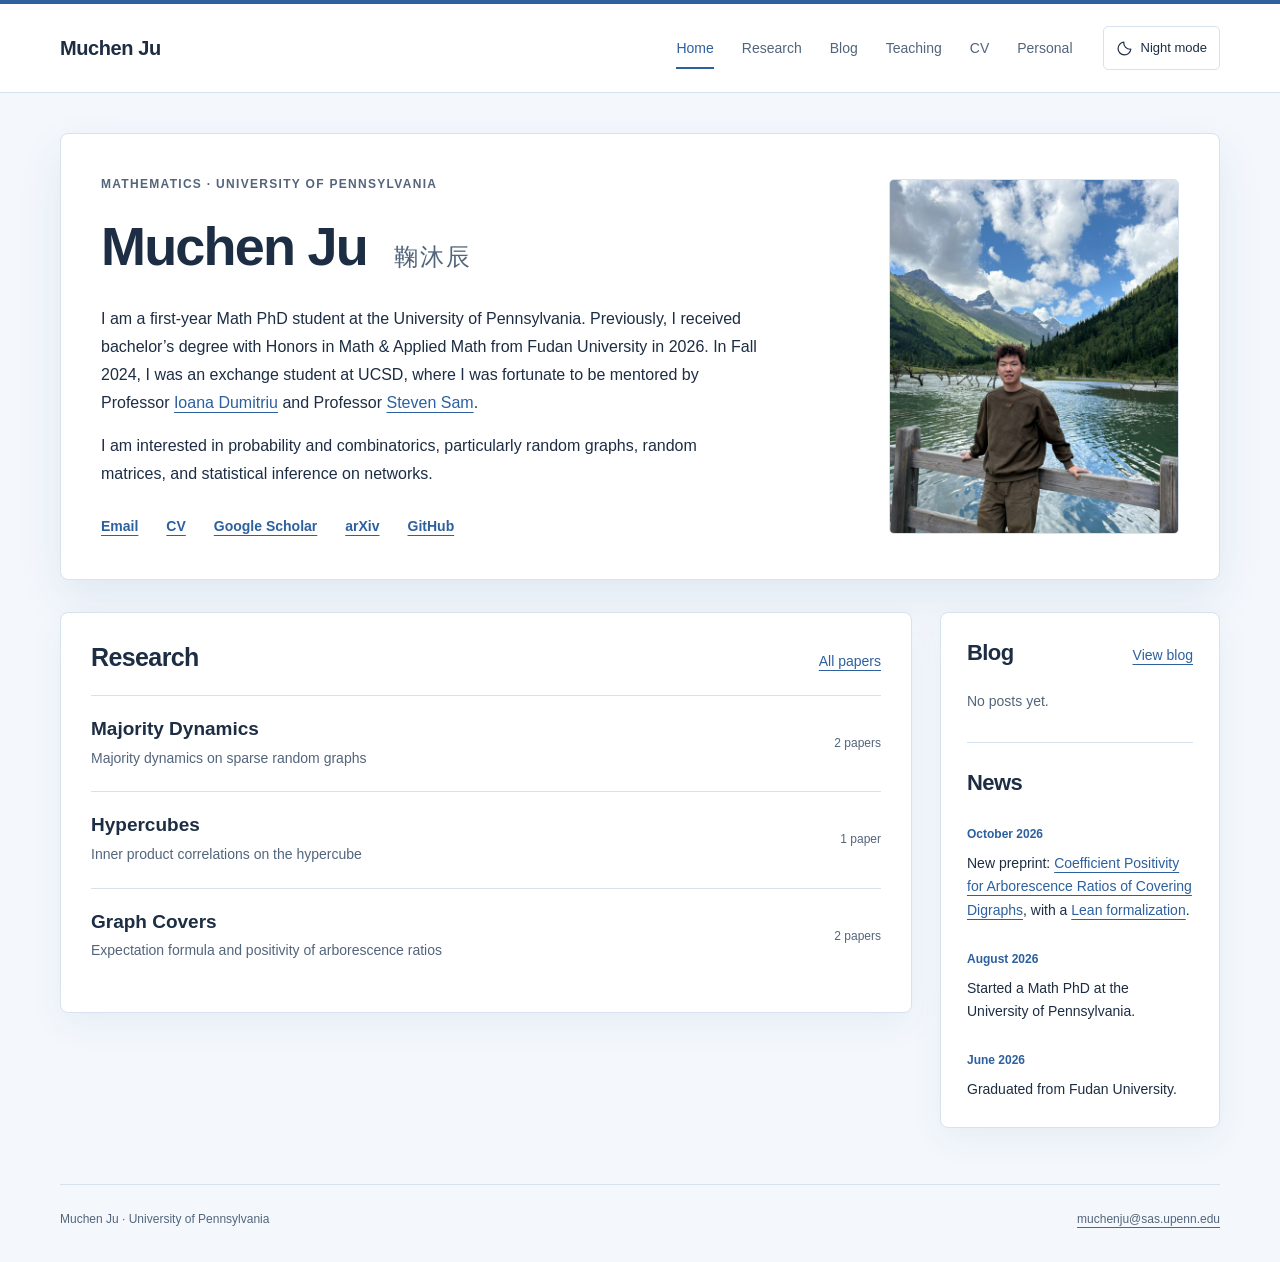
<file: index.html>
<!doctype html>
<html lang="en"><head><meta charset="utf-8"><meta name="viewport" content="width=device-width, initial-scale=1"><meta name="description" content="Muchen Ju, first-year Math PhD student at the University of Pennsylvania. Research in probability and combinatorics."><meta name="theme-color" content="#f4f8fd"><title>Home — Muchen Ju</title><script src="theme.js"></script><link rel="stylesheet" href="style.css"></head><body><a class="skip" href="#main">Skip to content</a><header class="site-header"><div class="header-inner"><a class="site-name" href="index.html">Muchen Ju</a><nav aria-label="Main navigation"><a href="index.html" aria-current="page">Home</a><a href="research.html">Research</a><a href="blog.html">Blog</a><a href="teaching.html">Teaching</a><a href="cv.html">CV</a><a href="misc.html">Personal</a></nav><button class="theme-toggle" type="button" aria-label="Switch to night mode" hidden><svg class="theme-moon" viewBox="0 0 24 24" aria-hidden="true"><path d="M20.9 13A9 9 0 0 1 11 3.1 9 9 0 1 0 20.9 13Z"/></svg><svg class="theme-sun" viewBox="0 0 24 24" aria-hidden="true"><circle cx="12" cy="12" r="4"/><path d="M12 2v2m0 16v2M2 12h2m16 0h2M4.9 4.9l1.4 1.4m11.4 11.4 1.4 1.4m0-14.2-1.4 1.4M6.3 17.7l-1.4 1.4"/></svg><span class="theme-label">Night mode</span></button></div></header><main id="main" class="container"><section class="intro"><div class="intro-text"><p class="affiliation">MATHEMATICS · UNIVERSITY OF PENNSYLVANIA</p><h1>Muchen Ju <span lang="zh">鞠沐辰</span></h1><p>I am a first-year Math PhD student at the University of Pennsylvania. Previously, I received bachelor’s degree with Honors in Math &amp; Applied Math from Fudan University in 2026. In Fall 2024, I was an exchange student at UCSD, where I was fortunate to be mentored by Professor <a href="https://mathematicalsciences.ucsd.edu/people/profiles/ioana-dumitriu">Ioana Dumitriu</a> and Professor <a href="https://mathweb.ucsd.edu/~ssam/">Steven Sam</a>.</p><p>I am interested in probability and combinatorics, particularly random graphs, random matrices, and statistical inference on networks.</p><div class="profile-links"><a href="mailto:muchenju@sas.upenn.edu">Email</a><a href="files/CV.pdf">CV</a><a href="https://scholar.google.com/citations?hl=en&amp;user=5OrL0oQAAAAJ">Google Scholar</a><a href="https://arxiv.org/search/math?searchtype=author&amp;query=Ju,+M">arXiv</a><a href="https://github.com/muchenju-math">GitHub</a></div></div><img class="portrait" src="images/portrait.jpg" alt="Muchen Ju by a mountain lake" width="300" height="375"></section><div class="home-grid"><div><section class="research-overview"><div class="section-heading"><h2>Research</h2><a href="research.html">All papers</a></div><a class="topic" href="research.html#random-networks"><h3>Majority Dynamics</h3><p>Majority dynamics on sparse random graphs</p><span>2 papers</span></a><a class="topic" href="research.html#hypercube"><h3>Hypercubes</h3><p>Inner product correlations on the hypercube</p><span>1 paper</span></a><a class="topic" href="research.html#algebraic"><h3>Graph Covers</h3><p>Expectation formula and positivity of arborescence ratios</p><span>2 papers</span></a></section></div><aside class="right-column"><section><div class="section-heading"><h2>Blog</h2><a href="blog.html">View blog</a></div><p class="muted">No posts yet.</p></section><section class="news"><h2>News</h2><div class="news-item"><time datetime="2026-10">October 2026</time><p>New preprint: <a href="https://arxiv.org/abs/2610.31980">Coefficient Positivity for Arborescence Ratios of Covering Digraphs</a>, with a <a href="https://github.com/muchenju-math/positivity-lean">Lean formalization</a>.</p></div><div class="news-item"><time datetime="2026-08">August 2026</time><p>Started a Math PhD at the University of Pennsylvania.</p></div><div class="news-item"><time datetime="2026-06">June 2026</time><p>Graduated from Fudan University.</p></div></section></aside></div></main><footer class="container"><span>Muchen Ju · University of Pennsylvania</span><a href="mailto:muchenju@sas.upenn.edu">muchenju@sas.upenn.edu</a></footer></body></html>
</file>
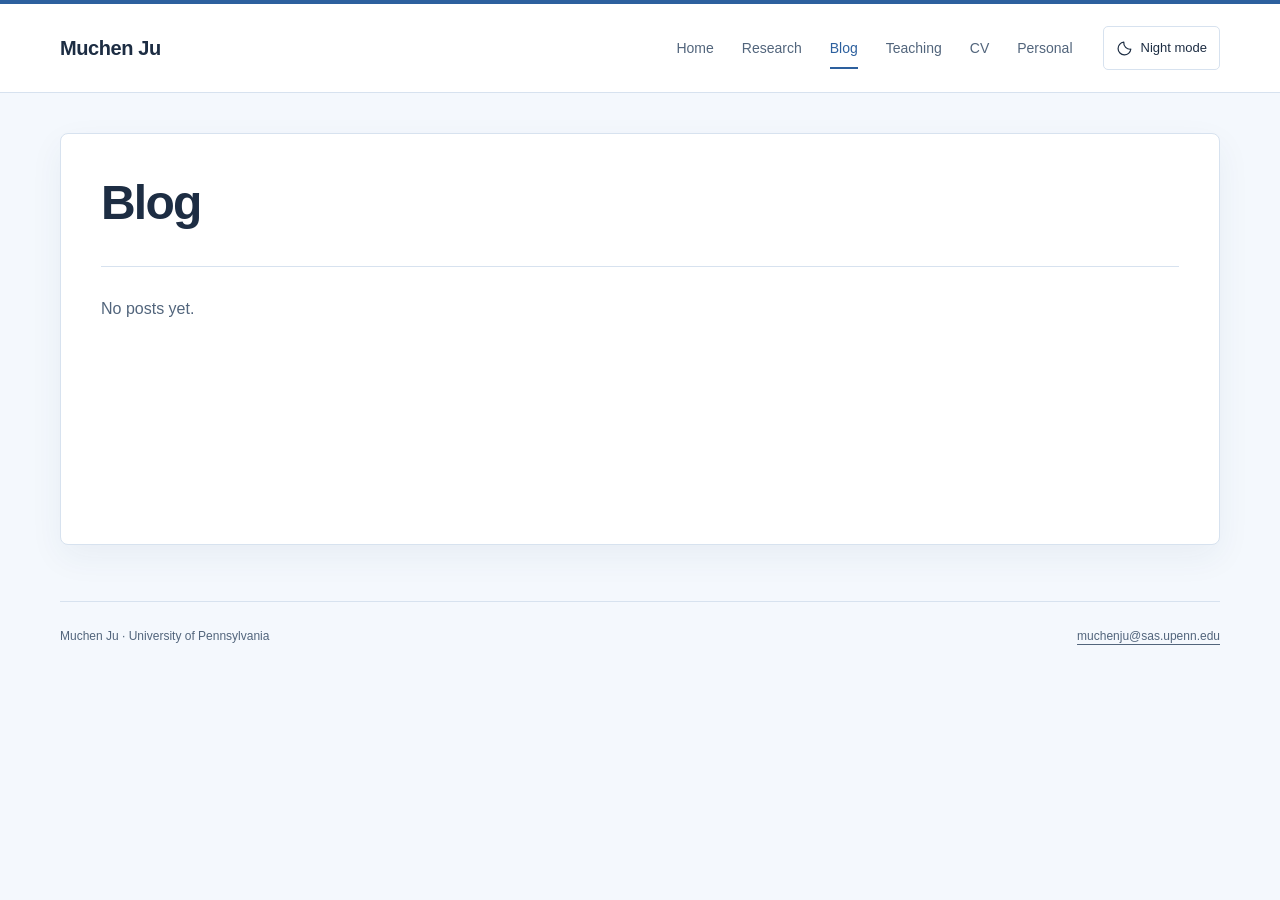
<file: blog.html>
<!doctype html>
<html lang="en"><head><meta charset="utf-8"><meta name="viewport" content="width=device-width, initial-scale=1"><meta name="description" content="Muchen Ju, first-year Math PhD student at the University of Pennsylvania. Research in probability and combinatorics."><meta name="theme-color" content="#f4f8fd"><title>Blog — Muchen Ju</title><script src="theme.js"></script><link rel="stylesheet" href="style.css"></head><body><a class="skip" href="#main">Skip to content</a><header class="site-header"><div class="header-inner"><a class="site-name" href="index.html">Muchen Ju</a><nav aria-label="Main navigation"><a href="index.html">Home</a><a href="research.html">Research</a><a href="blog.html" aria-current="page">Blog</a><a href="teaching.html">Teaching</a><a href="cv.html">CV</a><a href="misc.html">Personal</a></nav><button class="theme-toggle" type="button" aria-label="Switch to night mode" hidden><svg class="theme-moon" viewBox="0 0 24 24" aria-hidden="true"><path d="M20.9 13A9 9 0 0 1 11 3.1 9 9 0 1 0 20.9 13Z"/></svg><svg class="theme-sun" viewBox="0 0 24 24" aria-hidden="true"><circle cx="12" cy="12" r="4"/><path d="M12 2v2m0 16v2M2 12h2m16 0h2M4.9 4.9l1.4 1.4m11.4 11.4 1.4 1.4m0-14.2-1.4 1.4M6.3 17.7l-1.4 1.4"/></svg><span class="theme-label">Night mode</span></button></div></header><main id="main" class="container page-content"><header class="page-title"><h1>Blog</h1></header><section class="empty-state"><p>No posts yet.</p></section></main><footer class="container"><span>Muchen Ju · University of Pennsylvania</span><a href="mailto:muchenju@sas.upenn.edu">muchenju@sas.upenn.edu</a></footer></body></html>
</file>
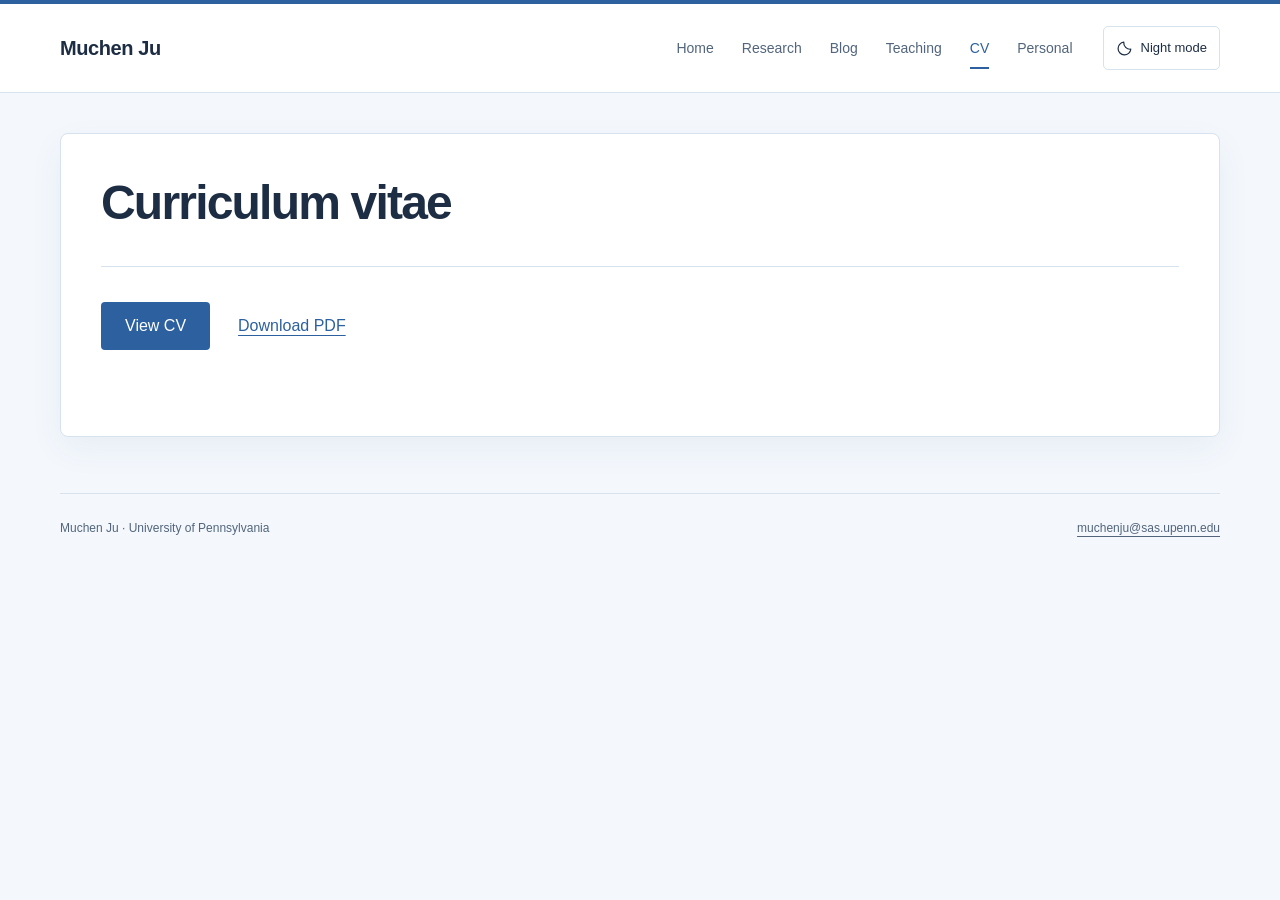
<file: cv.html>
<!doctype html>
<html lang="en"><head><meta charset="utf-8"><meta name="viewport" content="width=device-width, initial-scale=1"><meta name="description" content="Muchen Ju, first-year Math PhD student at the University of Pennsylvania. Research in probability and combinatorics."><meta name="theme-color" content="#f4f8fd"><title>Curriculum vitae — Muchen Ju</title><script src="theme.js"></script><link rel="stylesheet" href="style.css"></head><body><a class="skip" href="#main">Skip to content</a><header class="site-header"><div class="header-inner"><a class="site-name" href="index.html">Muchen Ju</a><nav aria-label="Main navigation"><a href="index.html">Home</a><a href="research.html">Research</a><a href="blog.html">Blog</a><a href="teaching.html">Teaching</a><a href="cv.html" aria-current="page">CV</a><a href="misc.html">Personal</a></nav><button class="theme-toggle" type="button" aria-label="Switch to night mode" hidden><svg class="theme-moon" viewBox="0 0 24 24" aria-hidden="true"><path d="M20.9 13A9 9 0 0 1 11 3.1 9 9 0 1 0 20.9 13Z"/></svg><svg class="theme-sun" viewBox="0 0 24 24" aria-hidden="true"><circle cx="12" cy="12" r="4"/><path d="M12 2v2m0 16v2M2 12h2m16 0h2M4.9 4.9l1.4 1.4m11.4 11.4 1.4 1.4m0-14.2-1.4 1.4M6.3 17.7l-1.4 1.4"/></svg><span class="theme-label">Night mode</span></button></div></header><main id="main" class="container page-content"><header class="page-title"><h1>Curriculum vitae</h1></header><section class="cv-links"><a class="button" href="files/CV.pdf">View CV</a><a href="files/CV.pdf" download>Download PDF</a></section></main><footer class="container"><span>Muchen Ju · University of Pennsylvania</span><a href="mailto:muchenju@sas.upenn.edu">muchenju@sas.upenn.edu</a></footer></body></html>
</file>
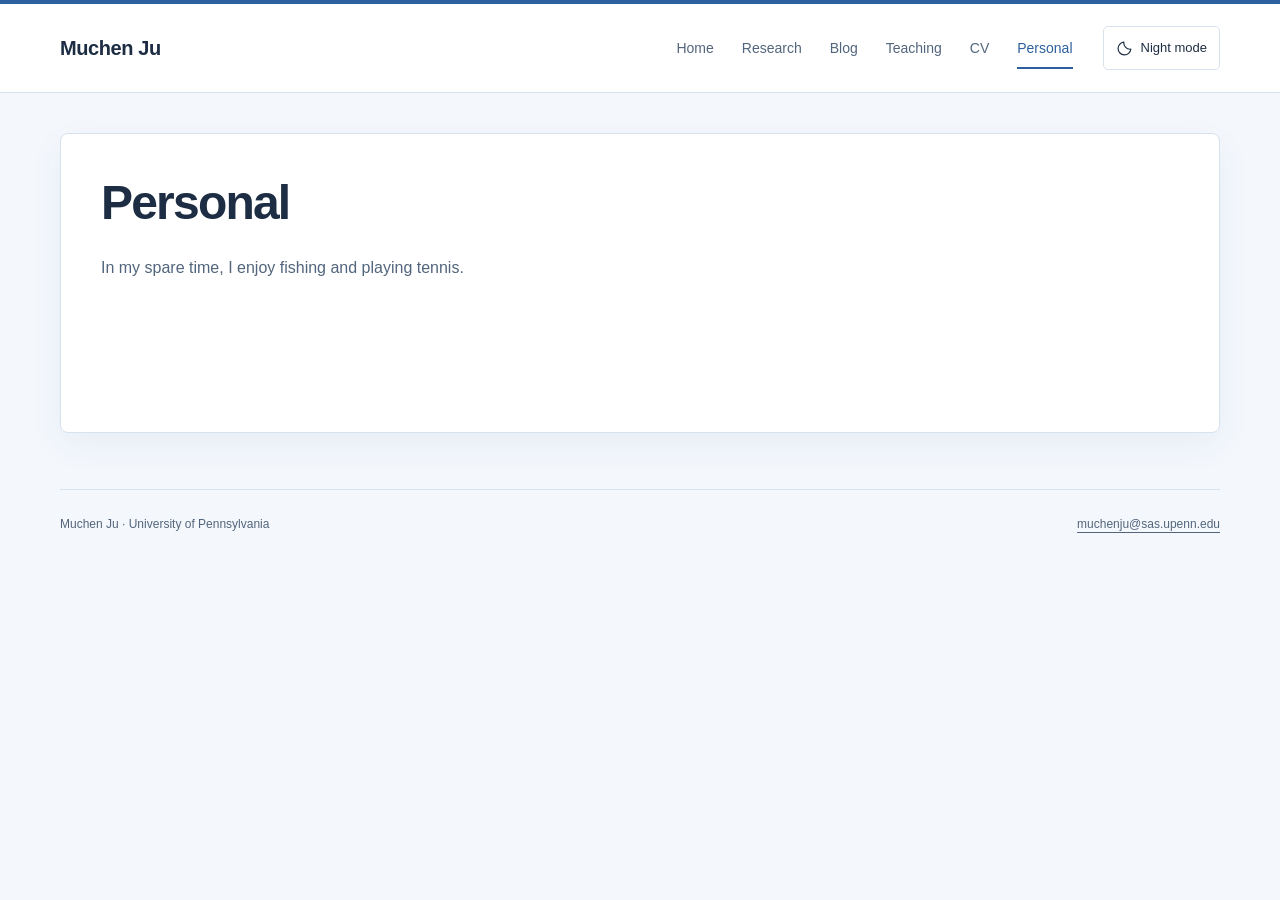
<file: misc.html>
<!doctype html>
<html lang="en"><head><meta charset="utf-8"><meta name="viewport" content="width=device-width, initial-scale=1"><meta name="description" content="Muchen Ju, first-year Math PhD student at the University of Pennsylvania. Research in probability and combinatorics."><meta name="theme-color" content="#f4f8fd"><title>Personal — Muchen Ju</title><script src="theme.js"></script><link rel="stylesheet" href="style.css"></head><body><a class="skip" href="#main">Skip to content</a><header class="site-header"><div class="header-inner"><a class="site-name" href="index.html">Muchen Ju</a><nav aria-label="Main navigation"><a href="index.html">Home</a><a href="research.html">Research</a><a href="blog.html">Blog</a><a href="teaching.html">Teaching</a><a href="cv.html">CV</a><a href="misc.html" aria-current="page">Personal</a></nav><button class="theme-toggle" type="button" aria-label="Switch to night mode" hidden><svg class="theme-moon" viewBox="0 0 24 24" aria-hidden="true"><path d="M20.9 13A9 9 0 0 1 11 3.1 9 9 0 1 0 20.9 13Z"/></svg><svg class="theme-sun" viewBox="0 0 24 24" aria-hidden="true"><circle cx="12" cy="12" r="4"/><path d="M12 2v2m0 16v2M2 12h2m16 0h2M4.9 4.9l1.4 1.4m11.4 11.4 1.4 1.4m0-14.2-1.4 1.4M6.3 17.7l-1.4 1.4"/></svg><span class="theme-label">Night mode</span></button></div></header><main id="main" class="container page-content"><header class="page-title"><h1>Personal</h1><p>In my spare time, I enjoy fishing and playing tennis.</p></header></main><footer class="container"><span>Muchen Ju · University of Pennsylvania</span><a href="mailto:muchenju@sas.upenn.edu">muchenju@sas.upenn.edu</a></footer></body></html>
</file>
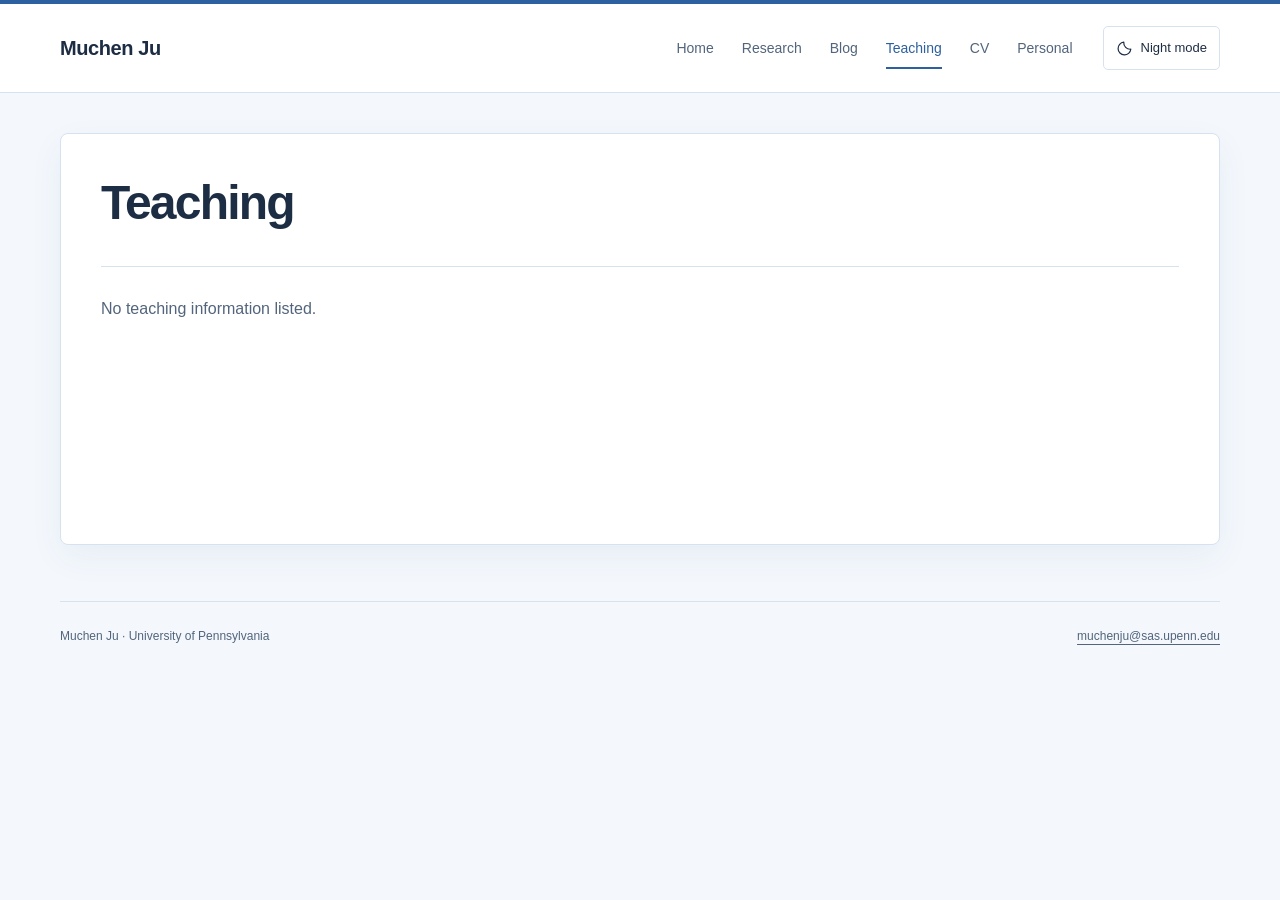
<file: teaching.html>
<!doctype html>
<html lang="en"><head><meta charset="utf-8"><meta name="viewport" content="width=device-width, initial-scale=1"><meta name="description" content="Muchen Ju, first-year Math PhD student at the University of Pennsylvania. Research in probability and combinatorics."><meta name="theme-color" content="#f4f8fd"><title>Teaching — Muchen Ju</title><script src="theme.js"></script><link rel="stylesheet" href="style.css"></head><body><a class="skip" href="#main">Skip to content</a><header class="site-header"><div class="header-inner"><a class="site-name" href="index.html">Muchen Ju</a><nav aria-label="Main navigation"><a href="index.html">Home</a><a href="research.html">Research</a><a href="blog.html">Blog</a><a href="teaching.html" aria-current="page">Teaching</a><a href="cv.html">CV</a><a href="misc.html">Personal</a></nav><button class="theme-toggle" type="button" aria-label="Switch to night mode" hidden><svg class="theme-moon" viewBox="0 0 24 24" aria-hidden="true"><path d="M20.9 13A9 9 0 0 1 11 3.1 9 9 0 1 0 20.9 13Z"/></svg><svg class="theme-sun" viewBox="0 0 24 24" aria-hidden="true"><circle cx="12" cy="12" r="4"/><path d="M12 2v2m0 16v2M2 12h2m16 0h2M4.9 4.9l1.4 1.4m11.4 11.4 1.4 1.4m0-14.2-1.4 1.4M6.3 17.7l-1.4 1.4"/></svg><span class="theme-label">Night mode</span></button></div></header><main id="main" class="container page-content"><header class="page-title"><h1>Teaching</h1></header><section class="empty-state"><p>No teaching information listed.</p></section></main><footer class="container"><span>Muchen Ju · University of Pennsylvania</span><a href="mailto:muchenju@sas.upenn.edu">muchenju@sas.upenn.edu</a></footer></body></html>
</file>
<file: style.css>
:root{
  color-scheme:light;
  --ink:#1d2d43;--secondary:#52657c;--accent:#2d609e;--link-hover:#1b4679;
  --border:#d7e2ef;--soft:#eaf1fa;--page:#f4f8fd;--surface:#fff;--surface-hover:#e8f0fb;
  --button-ink:#fff;--button-hover:#214c80;--focus:#a56b25;
  --shadow:0 12px 34px rgba(34,66,108,.06);--intro-shadow:0 18px 46px rgba(34,66,108,.09);
  --arxiv-ink:#8b2530;--arxiv-bg:#f5ddd9;--arxiv-border:#c99090;--arxiv-hover:#eec9c3;
  --fpsac-ink:#215b75;--fpsac-bg:#dbeaf0;--fpsac-border:#85adbe;--fpsac-hover:#cadfe9;
  --lean-ink:#2d6144;--lean-bg:#e1ecdc;--lean-border:#93ad86;--lean-hover:#cedec6;
}
:root[data-theme="dark"]{
  color-scheme:dark;
  --ink:#e6edf6;--secondary:#adbbce;--accent:#9ebfee;--link-hover:#c6dcff;
  --border:#344357;--soft:#263345;--page:#19212b;--surface:#212d3b;--surface-hover:#2e3d50;
  --button-ink:#19212b;--button-hover:#c6dcff;--focus:#e1bd7e;
  --shadow:0 12px 34px rgba(0,0,0,.12);--intro-shadow:0 18px 46px rgba(0,0,0,.2);
  --arxiv-ink:#e7a0a1;--arxiv-bg:#3b2a30;--arxiv-border:#795158;--arxiv-hover:#4a333b;
  --fpsac-ink:#a9cce0;--fpsac-bg:#263741;--fpsac-border:#527183;--fpsac-hover:#30434f;
  --lean-ink:#b3cda7;--lean-bg:#2b3832;--lean-border:#5b7665;--lean-hover:#35483d;
}
*{box-sizing:border-box}html{scroll-behavior:smooth;scroll-padding-top:28px}body{margin:0;color:var(--ink);background:var(--page);font:16px/1.75 Inter,-apple-system,BlinkMacSystemFont,"Segoe UI",Arial,sans-serif;-webkit-font-smoothing:antialiased}a{color:var(--accent);text-decoration-thickness:1px;text-underline-offset:4px}a:hover{text-decoration:underline;color:var(--link-hover)}h1,h2,h3,p{margin:0}h1,h2,h3{line-height:1.3}h1{font-size:48px;letter-spacing:-1.8px;font-weight:650}h2{font-size:25px;font-weight:620;letter-spacing:-.6px}h3{font-size:19px;font-weight:600}p+p{margin-top:15px}button,a,summary{-webkit-tap-highlight-color:transparent}:focus-visible{outline:3px solid var(--focus);outline-offset:5px}.container,.header-inner{width:min(1160px,calc(100% - 80px));margin:auto}.site-header{border-top:4px solid var(--accent);border-bottom:1px solid var(--border)}.header-inner{display:flex;align-items:center;justify-content:space-between;gap:30px;min-height:88px}.site-name{font-size:20px;font-weight:650;letter-spacing:-.4px;text-decoration:none;color:var(--ink);white-space:nowrap}.site-header nav{display:flex;flex-wrap:wrap;gap:28px;align-items:center}.site-header nav a{font-size:14px;color:var(--secondary);text-decoration:none;padding:14px 0;position:relative}.site-header nav a:hover,.site-header nav a[aria-current]{color:var(--accent)}.site-header nav a[aria-current]:after{content:'';position:absolute;bottom:5px;left:0;right:0;height:2px;background:var(--accent)}.intro{display:grid;grid-template-columns:minmax(0,1fr) 290px;gap:90px;align-items:center;padding:60px 0}.affiliation,.label{font-size:12px;letter-spacing:1.3px;font-weight:600;color:var(--secondary)}.intro h1{margin:16px 0 24px;font-size:54px}.intro h1 span{font-size:24px;letter-spacing:2px;font-weight:400;margin-left:14px;white-space:nowrap;color:var(--secondary)}.intro-text>p:not(.affiliation){max-width:665px}.portrait{width:290px;height:355px;object-fit:cover;border-radius:5px}.profile-links{display:flex;flex-wrap:wrap;gap:14px 28px;margin-top:26px}.profile-links a{font-size:14px;font-weight:550}.home-grid{border-top:1px solid var(--border);display:grid;grid-template-columns:minmax(0,1fr) 280px;gap:70px;padding:35px 0 70px}.section-heading{display:flex;justify-content:space-between;align-items:baseline;gap:20px;margin-bottom:22px}.section-heading a{font-size:14px}.topic{display:grid;grid-template-columns:1fr auto;gap:4px 20px;text-decoration:none;color:var(--ink);padding:21px 0;border-top:1px solid var(--border)}.topic p{grid-column:1;font-size:14px;color:var(--secondary)}.topic span{grid-column:2;grid-row:1/3;align-self:center;font-size:12px;color:var(--secondary)}.topic:hover{text-decoration:none}.topic:hover h3{color:var(--accent)}.recent-paper{margin-top:26px;border-radius:5px;background:var(--soft);border-left:3px solid var(--accent);padding:26px 28px}.recent-paper h3{font-size:21px;margin:12px 0 10px;line-height:1.45}.recent-paper h3 a{color:var(--ink);text-decoration:none}.recent-paper>p:not(.label){font-size:14px;color:var(--secondary)}.paper-links{display:flex;gap:12px;flex-wrap:wrap;margin-top:16px}.paper-links a{font-size:13px;font-weight:550;color:var(--paper-ink,var(--accent));line-height:1.5;padding:5px 11px;border:1px solid var(--paper-border,var(--border));border-radius:4px;text-decoration:none;background:var(--paper-bg,var(--surface))}.paper-links a:hover{color:var(--paper-ink,var(--link-hover));background:var(--paper-hover,var(--surface-hover));border-color:var(--paper-ink,var(--accent))}.right-column{border-left:1px solid var(--border);padding-left:30px}.right-column h2{font-size:22px}.muted{color:var(--secondary)}.right-column>section>p{font-size:14px}.news{margin-top:48px}.news-item{margin-top:22px}.news-item time{font-size:12px;color:var(--accent);font-weight:550}.news-item p{font-size:14px;line-height:1.65;margin-top:5px}.page-title{padding:55px 0 38px;max-width:800px}.page-title .label{margin-bottom:12px}.page-title p:not(.label){margin-top:20px;color:var(--secondary)}.research-layout{display:grid;grid-template-columns:220px minmax(0,1fr);gap:60px;border-top:1px solid var(--border);padding-top:35px;padding-bottom:70px}.topic-index{align-self:start;position:sticky;top:25px;display:flex;flex-direction:column;gap:15px}.topic-index>a{color:var(--secondary);text-decoration:none;font-size:14px;line-height:1.6}.topic-index>a:hover{color:var(--accent)}.topic-index>p{font-size:12px;line-height:1.7;color:var(--secondary);padding-top:15px;border-top:1px solid var(--border);margin-top:10px}.paper-group{margin-bottom:50px;scroll-margin-top:28px}.group-heading{display:flex;align-items:center;justify-content:space-between;gap:20px;border-bottom:2px solid var(--ink);padding:0 0 18px}.group-heading h2{font-size:24px}.group-heading span{font-size:12px;white-space:nowrap;color:var(--secondary)}.paper{padding:26px 0;border-bottom:1px solid var(--border);scroll-margin-top:30px}.paper h3{font-size:21px;line-height:1.5;letter-spacing:-.25px}.authors{font-size:14px;color:var(--secondary);margin-top:9px}.paper details{margin-top:16px}.paper summary{font-size:14px;color:var(--accent);cursor:pointer;width:fit-content;list-style-position:inside}.abstract{background:var(--soft);border-radius:4px;padding:23px 25px;margin-top:14px;font-size:15px;line-height:1.8}.abstract p{margin:0 0 13px}.abstract p:last-child{margin:0}.display-math{overflow-x:auto}.talks h2{margin-bottom:16px}.empty-state{padding:28px 0 100px;border-top:1px solid var(--border);color:var(--secondary);min-height:300px}.cv-links{border-top:1px solid var(--border);padding:35px 0 140px;display:flex;gap:28px;align-items:center}.button{background:var(--accent);color:var(--button-ink);text-decoration:none;padding:10px 24px;border-radius:4px}.button:hover{background:var(--button-hover);color:var(--button-ink)}footer.container{display:flex;justify-content:space-between;gap:20px;border-top:1px solid var(--border);padding:24px 0 32px;font-size:12px;color:var(--secondary)}footer a{color:var(--secondary)}.skip{position:fixed;left:10px;top:-100px;background:var(--surface);z-index:10;padding:10px}.skip:focus{top:10px}@media(max-width:1000px){.intro{gap:40px;grid-template-columns:1fr 250px}.portrait{width:250px;height:330px}.intro h1{font-size:44px}.intro h1 span{display:block;margin:12px 0}.home-grid{gap:35px;grid-template-columns:1fr 245px}.research-layout{gap:35px;grid-template-columns:180px 1fr}.site-header nav{gap:18px}}@media(max-width:760px){.container,.header-inner{width:calc(100% - 40px)}.header-inner{display:block;padding:20px 0 12px}.site-header nav{gap:22px;margin-top:8px}.site-header nav a{padding:8px 0}.site-header nav a[aria-current]:after{bottom:0}.intro{grid-template-columns:1fr 190px;gap:30px;padding:36px 0}.portrait{width:190px;height:265px}.intro h1{font-size:38px;letter-spacing:-1px}.intro h1 span{font-size:21px}.affiliation{font-size:11px}.home-grid{grid-template-columns:1fr;gap:35px}.right-column{border-left:0;border-top:1px solid var(--border);padding:28px 0 0;display:grid;grid-template-columns:1fr 1fr;gap:35px}.news{margin-top:0}.research-layout{grid-template-columns:1fr;gap:25px}.topic-index{position:static;flex-direction:row;flex-wrap:wrap;gap:12px 22px}.topic-index>.label,.topic-index>p{width:100%}.topic-index>p{padding-top:10px}.page-title{padding:35px 0 28px}.group-heading h2{font-size:22px}h1{font-size:40px}}@media(max-width:520px){.intro{grid-template-columns:1fr}.intro-text{grid-row:1}.portrait{width:100%;height:300px;object-position:center 60%;max-width:100%}.intro h1{font-size:42px}.intro h1 span{display:inline;font-size:21px;margin-left:10px}.site-header nav{gap:10px 20px}.site-header nav a{font-size:13px}.right-column{grid-template-columns:1fr}.news{margin-top:15px}.topic{grid-template-columns:1fr}.topic span{grid-column:1;grid-row:auto;margin-top:4px}.topic h3{font-size:18px}.recent-paper{padding:22px}.group-heading{align-items:baseline;gap:12px}.group-heading h2{font-size:21px}.paper h3{font-size:20px}.abstract{padding:18px}.affiliation{letter-spacing:.9px}footer.container{flex-direction:column;gap:4px}.profile-links{gap:12px 24px}}@media(prefers-reduced-motion:reduce){html{scroll-behavior:auto}}@media print{.site-header,.topic-index,.right-column,footer{display:none}.container{width:100%}.research-layout{display:block}.abstract{background:white}details::details-content{content-visibility:visible}a{color:inherit}.paper{break-inside:avoid}}


.author-order{display:inline-block;white-space:nowrap;font-family:inherit;font-style:normal;font-weight:500;line-height:inherit}

/* Resource types retain distinct colors in both themes. */
.paper-links .link-arxiv{--paper-ink:var(--arxiv-ink);--paper-bg:var(--arxiv-bg);--paper-border:var(--arxiv-border);--paper-hover:var(--arxiv-hover)}
.paper-links .link-fpsac{--paper-ink:var(--fpsac-ink);--paper-bg:var(--fpsac-bg);--paper-border:var(--fpsac-border);--paper-hover:var(--fpsac-hover)}
.paper-links .link-lean{--paper-ink:var(--lean-ink);--paper-bg:var(--lean-bg);--paper-border:var(--lean-border);--paper-hover:var(--lean-hover)}

/* Shared theme control and responsive header. */
.site-header nav{margin-left:auto}
.theme-toggle{display:inline-flex;align-items:center;justify-content:center;gap:8px;flex-shrink:0;min-height:44px;padding:8px 12px;border:1px solid var(--border);border-radius:5px;background:var(--surface);color:var(--ink);font:500 13px/1.4 Inter,-apple-system,BlinkMacSystemFont,"Segoe UI",Arial,sans-serif;cursor:pointer;white-space:nowrap}
.theme-toggle[hidden]{display:none}
.theme-toggle:hover{background:var(--surface-hover);border-color:var(--accent)}
.theme-toggle svg{width:17px;height:17px;fill:none;stroke:currentColor;stroke-width:1.7;stroke-linecap:round;stroke-linejoin:round}
.theme-toggle .theme-sun{display:none}
:root[data-theme="dark"] .theme-toggle .theme-sun{display:block}
:root[data-theme="dark"] .theme-toggle .theme-moon{display:none}
@media(max-width:1000px){.header-inner{gap:20px}.site-header nav{gap:16px}}
@media(max-width:760px){.header-inner{display:flex;flex-wrap:wrap;gap:10px 20px;padding:16px 0 12px}.site-name{margin-right:auto}.site-header nav{order:3;flex-basis:100%;margin:0;gap:10px 22px}.theme-toggle{margin-left:auto}}
@media(max-width:520px){.site-header nav{gap:10px 20px}}
/* White sheets and blue inset panels create a little depth above the page. */
.site-header{background:var(--surface)}
.intro{margin:40px 0 32px;padding:40px;gap:60px;background:var(--surface);border:1px solid var(--border);border-radius:8px;box-shadow:var(--intro-shadow)}
.portrait{border:1px solid var(--border)}
.home-grid{border-top:0;gap:28px;padding:0 0 56px}
.research-overview{padding:28px 30px;background:var(--surface);border:1px solid var(--border);border-radius:8px;box-shadow:var(--shadow)}
.recent-paper{margin-top:24px;border:1px solid var(--border);border-left:3px solid var(--accent);border-radius:8px;box-shadow:var(--shadow)}
.right-column{align-self:start;padding:26px;background:var(--surface);border:1px solid var(--border);border-radius:8px;box-shadow:var(--shadow)}
.news{margin-top:28px;padding-top:26px;border-top:1px solid var(--border)}
.page-content{margin:40px auto 56px;padding:38px 40px;background:var(--surface);border:1px solid var(--border);border-radius:8px;box-shadow:var(--shadow);min-height:300px}
.page-content .page-title{padding:0 0 32px}
.page-content .research-layout{grid-template-columns:200px minmax(0,1fr);gap:36px;padding-bottom:0}
.topic-index{padding:20px;background:var(--soft);border:1px solid var(--border);border-radius:6px}
.page-content .empty-state{min-height:240px;padding-bottom:40px}
.page-content .cv-links{padding-bottom:48px}
@media(max-width:1000px){
  .intro{padding:32px;gap:36px;grid-template-columns:minmax(0,1fr) 240px}
  .portrait{width:240px;height:320px}
  .page-content{padding:32px}
  .page-content .research-layout{grid-template-columns:170px minmax(0,1fr);gap:28px}
}
@media(max-width:760px){
  .intro{margin:28px 0 24px;padding:28px;gap:28px;grid-template-columns:minmax(0,1fr) 190px}
  .portrait{width:190px;height:265px}
  .home-grid{gap:24px;padding-bottom:36px}
  .research-overview{padding:24px}
  .right-column{padding:24px;gap:28px}
  .news{margin-top:0;padding:0 0 0 24px;border-top:0;border-left:1px solid var(--border)}
  .page-content{margin:28px auto 36px;padding:26px}
  .page-content .research-layout{grid-template-columns:minmax(0,1fr);gap:24px}
  .topic-index{padding:18px}
}
@media(max-width:520px){
  .intro{padding:24px;grid-template-columns:minmax(0,1fr)}
  .intro h1{font-size:38px}
  .intro h1 span{display:block;font-size:20px;margin:10px 0 0}
  .portrait{width:100%;height:300px}
  .research-overview,.right-column{padding:22px}
  .news{margin-top:0;padding:24px 0 0;border-left:0;border-top:1px solid var(--border)}
  .page-content{padding:22px}
  .page-content h1{font-size:36px}
}
@media print{
  :root,:root[data-theme="dark"]{color-scheme:light;--ink:#1d2d43;--secondary:#52657c;--accent:#2d609e;--border:#d7e2ef;--soft:#fff;--page:#fff;--surface:#fff;--button-ink:#fff;--shadow:none;--intro-shadow:none}
  .theme-toggle{display:none}
  .intro,.research-overview,.recent-paper,.page-content{margin:0;padding:0;border:0;box-shadow:none}
  .page-content .research-layout{display:block}
}
</file>
